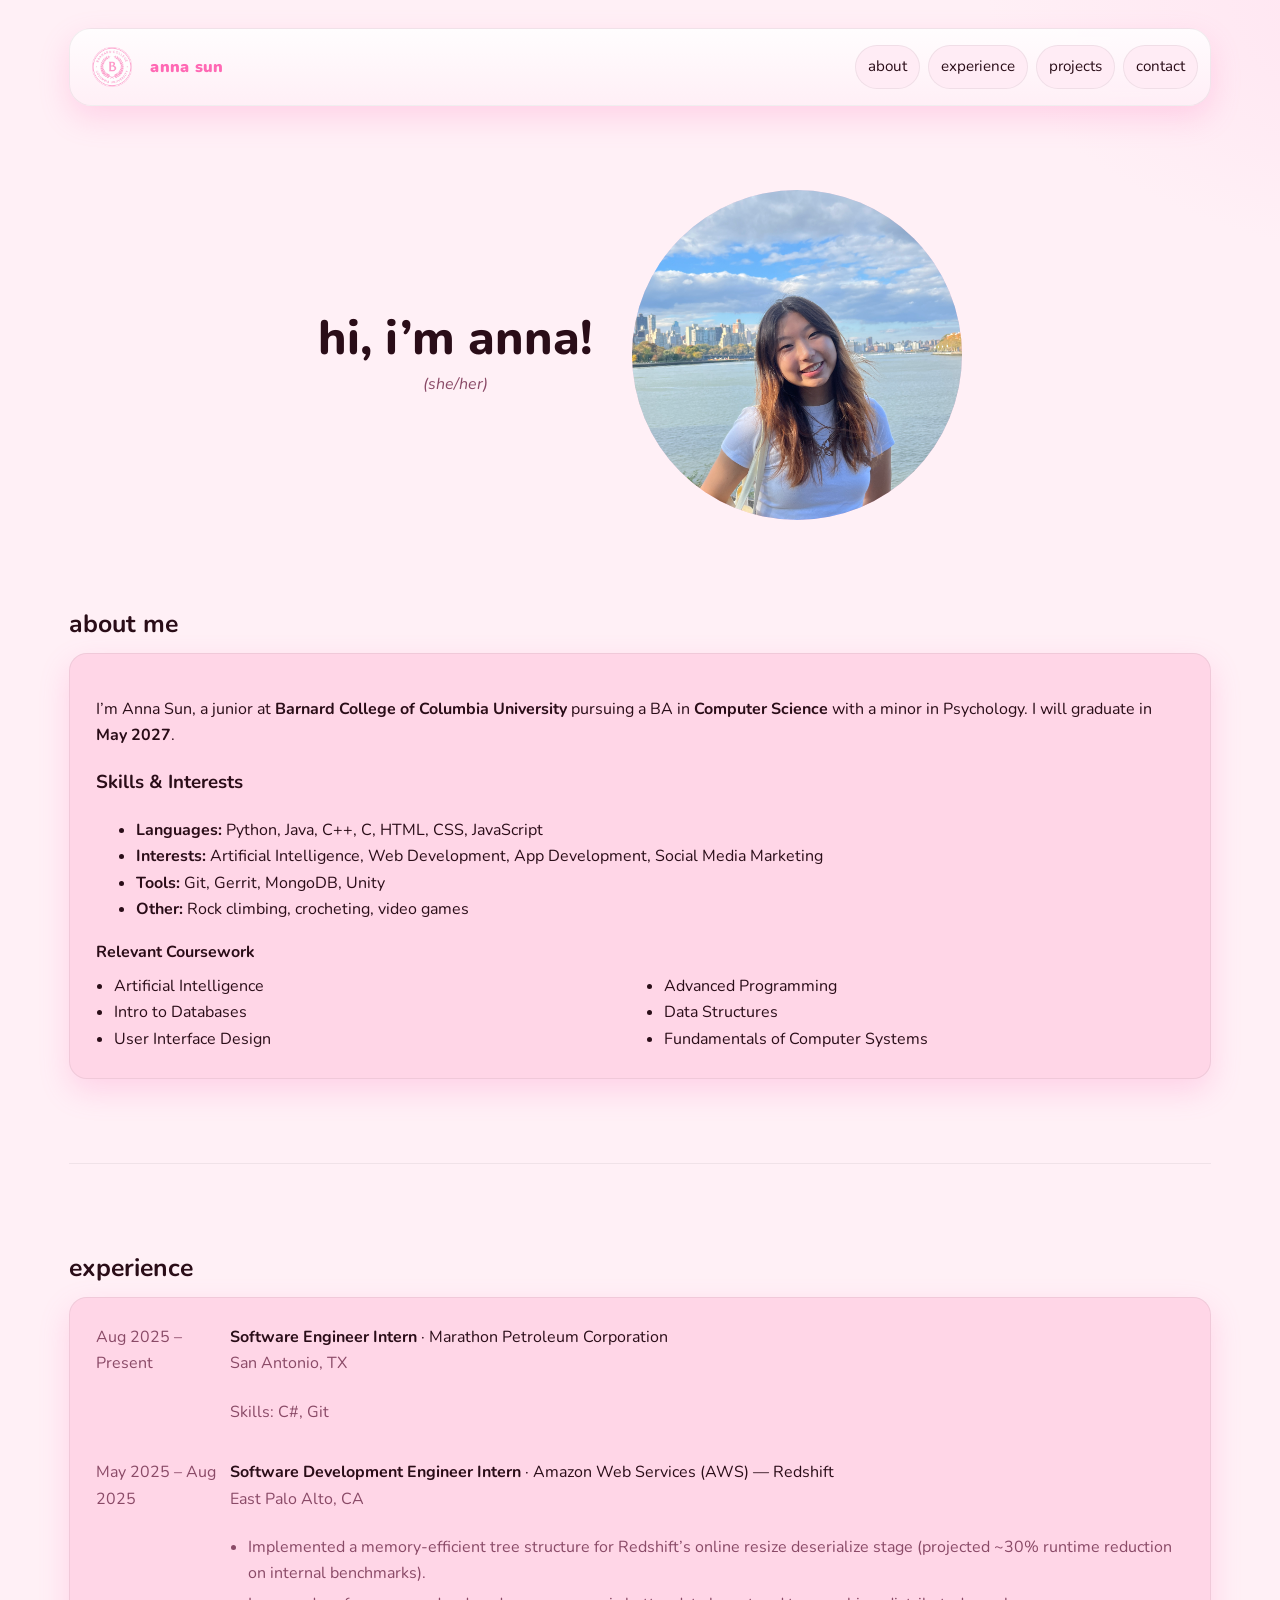
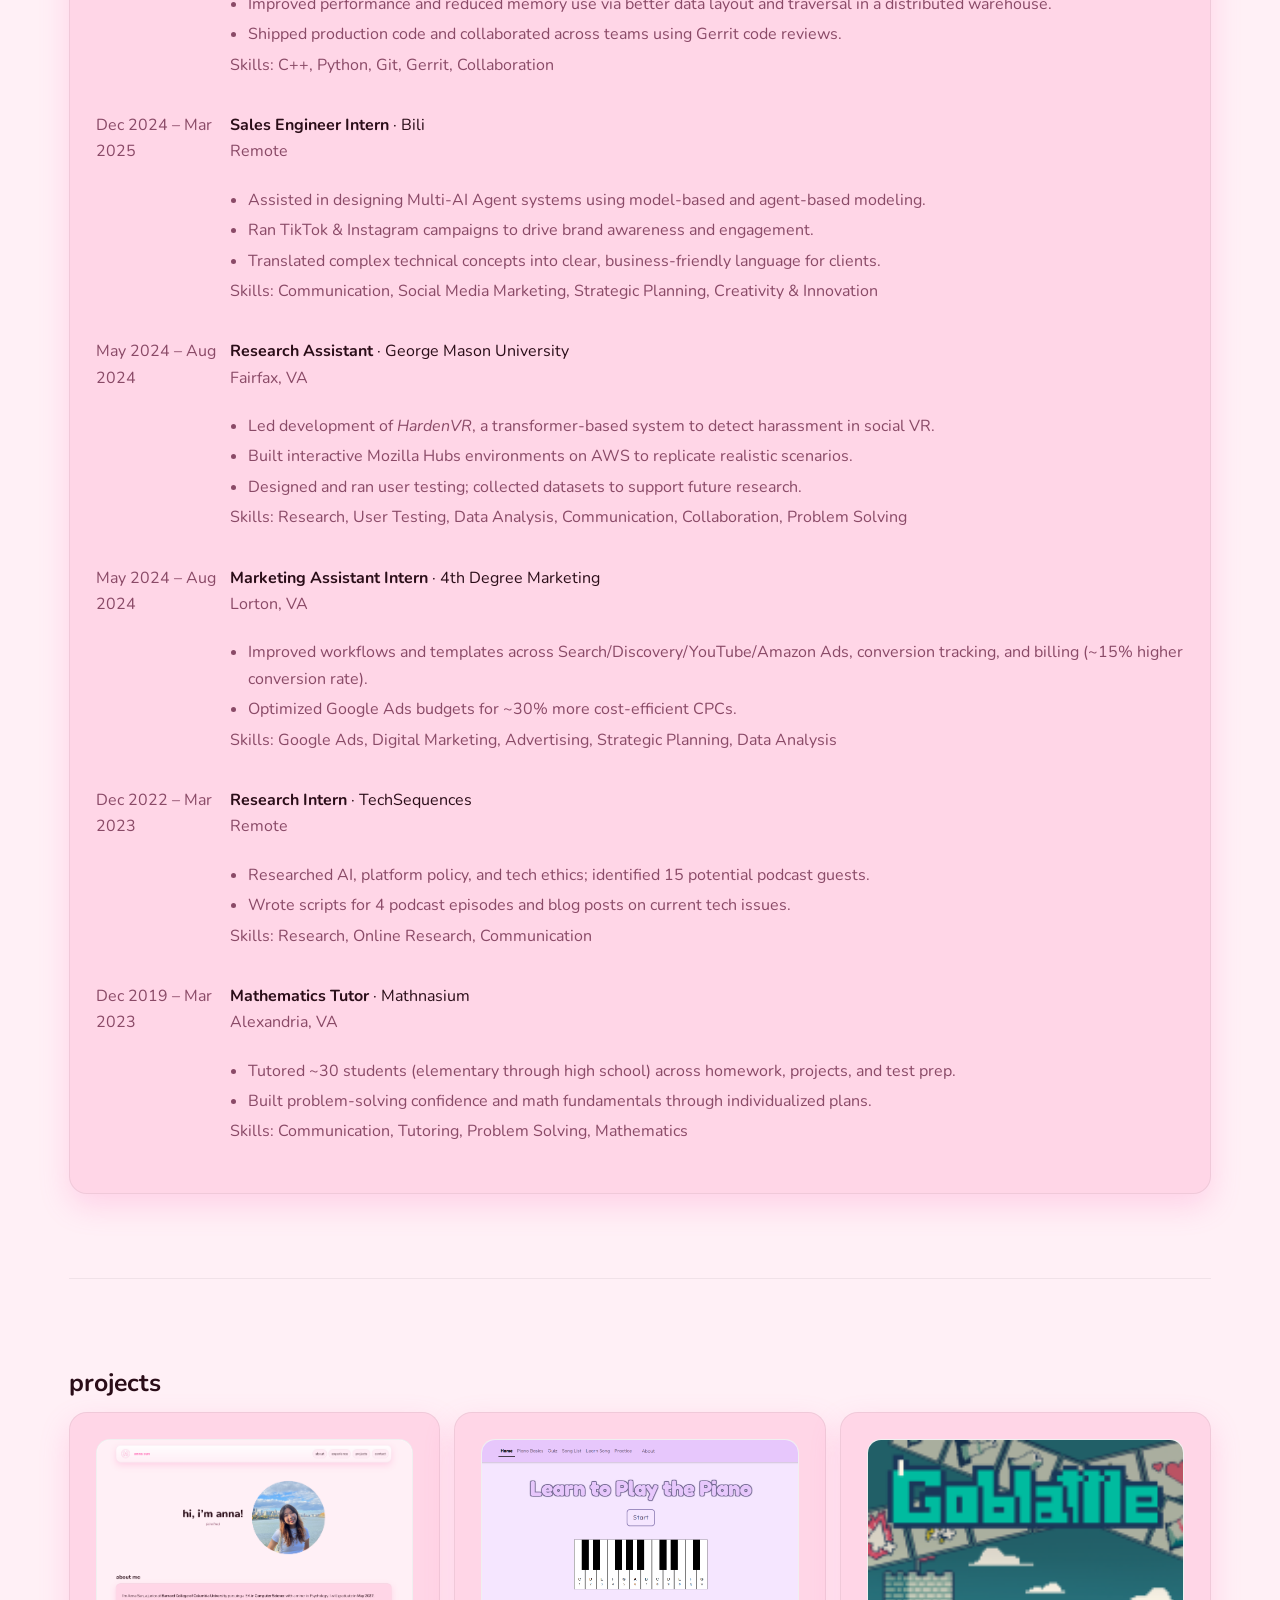
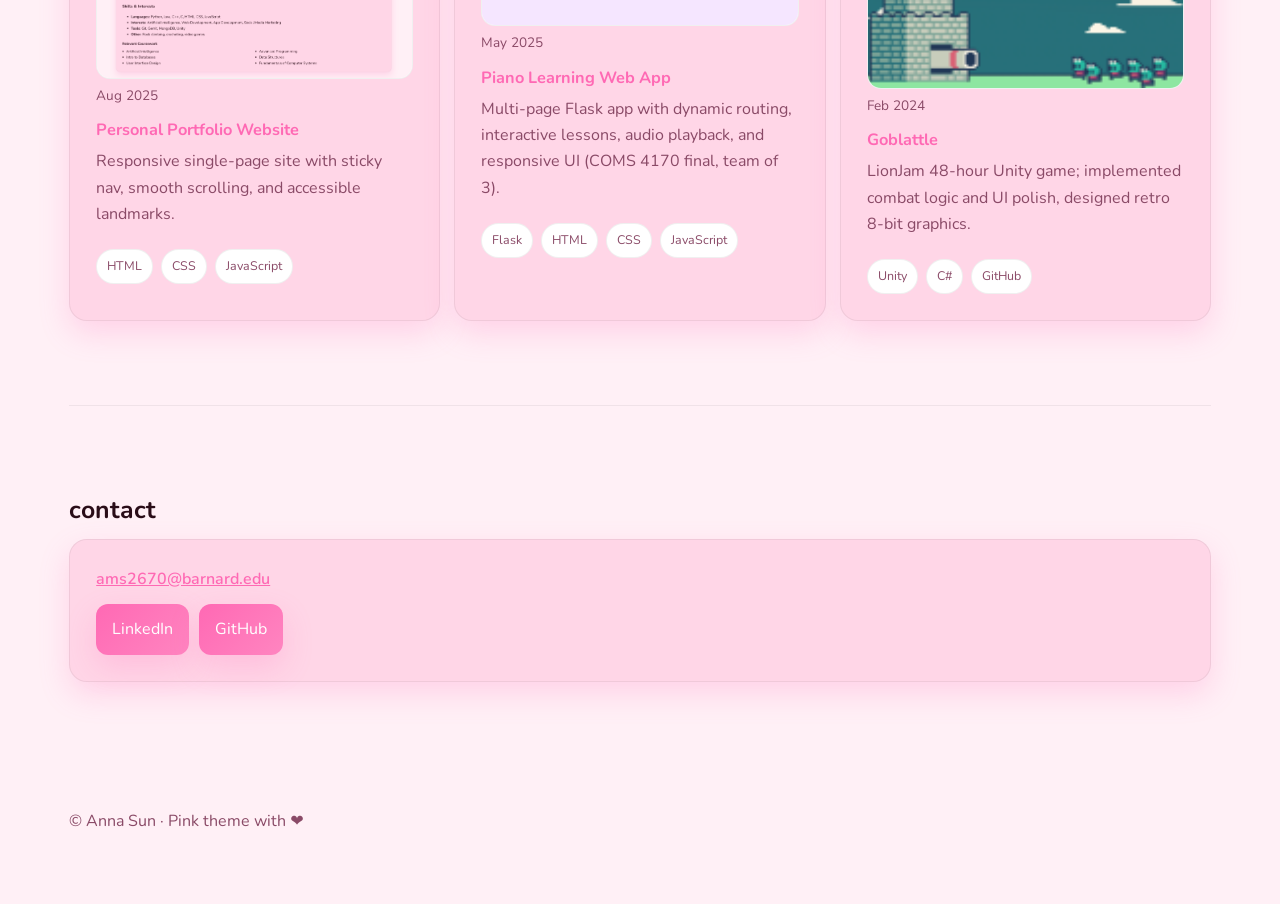
<file: index.html>
<!DOCTYPE html>
<html lang="en">
  <head>
    <meta charset="utf-8">
    <meta name="viewport" content="width=device-width, initial-scale=1">
    <meta name="description" content="Anna Sun's Portfolio – projects, experience, and contact.">
    <title>Anna Sun Portfolio</title>

    <link rel="stylesheet" href="./style.css">

    <!-- fonts -->
    <link rel="preconnect" href="https://fonts.googleapis.com">
    <link rel="preconnect" href="https://fonts.gstatic.com" crossorigin>
    <link href="https://fonts.googleapis.com/css2?family=Lato:wght@300;400;700;900&family=Nunito:wght@300;400;600;700;800;900&display=swap" rel="stylesheet">
  </head>

  <body>
    <div class="wrap">
      <nav class="nav" role="navigation" aria-label="Primary">
        <a class="brand" href="#top" title="Home">
          <img src="images/barnard.png" alt="Barnard logo" class="brand-logo">
          </span><b>anna&nbsp;sun</b></a>
        <div class="navlinks">
          <a class="chip" href="#about">about</a>
          <a class="chip" href="#experience">experience</a>
          <a class="chip" href="#projects">projects</a>
          <a class="chip" href="#contact">contact</a>
        </div>
      </nav>

      <header id="top" class="hero intro" aria-labelledby="intro-title">
        <div class="intro-text">
          <h1 id="intro-title">hi, i’m anna!</h1>
          <p class="pronouns">(she/her)</p>
        </div>
        <div class="pfp-wrap">
          <div class="pfp">
            <img src="images/me.jpeg" alt="Portrait of Anna Sun" onerror="this.style.display='none'; this.nextElementSibling.style.display='grid'">
            <div class="fallback" style="display:none">AS</div>
          </div>
        </div>
      </header>

      <!-- About -->
      <section id="about" aria-labelledby="about-h2">
        <h2 id="about-h2">about me</h2>
        <div class="card">
          <p>I’m Anna Sun, a junior at <b>Barnard College of Columbia University</b> pursuing a BA in
            <b>Computer Science</b> with a minor in Psychology. I will graduate in <b>May 2027</b>.</p>

          <h3>Skills & Interests</h3>
          <ul>
            <li><b>Languages:</b> Python, Java, C++, C, HTML, CSS, JavaScript</li>
            <li><b>Interests:</b> Artificial Intelligence, Web Development, App Development, Social Media Marketing</li>
            <li><b>Tools:</b> Git, Gerrit, MongoDB, Unity</li>
            <li><b>Other:</b> Rock climbing, crocheting, video games</li>
          </ul>

          <h3 class="rc-title">Relevant Coursework</h3>
          <ul class="rc-list">
            <li>Artificial Intelligence</li>
            <li>Intro to Databases</li>
            <li>User Interface Design</li>
            <li>Advanced Programming</li>
            <li>Data Structures</li>
            <li>Fundamentals of Computer Systems</li>
          </ul>
        </div>
      </section>

      <!-- Experience -->
      <section id="experience" aria-labelledby="exp-h2">
        <h2 id="exp-h2">experience</h2>

        <div class="card timeline">
          <!-- Marathon -->
          <div class="tl-item">
            <time>Aug 2025 – Present</time>
            <div>
              <b>Software Engineer Intern</b> · Marathon Petroleum Corporation
              <div class="muted">San Antonio, TX</div>
              <div class="muted">Skills: C#, Git</div>
            </div>
          </div>

          <!-- AWS -->
          <div class="tl-item">
            <time>May 2025 – Aug 2025</time>
            <div>
              <b>Software Development Engineer Intern</b> · Amazon Web Services (AWS) — Redshift
              <div class="muted">East Palo Alto, CA</div>
              <ul class="muted">
                <li>Implemented a memory-efficient tree structure for Redshift’s online resize deserialize stage (projected ~30% runtime reduction on internal benchmarks).</li>
                <li>Improved performance and reduced memory use via better data layout and traversal in a distributed warehouse.</li>
                <li>Shipped production code and collaborated across teams using Gerrit code reviews.</li>
              </ul>
              <div class="muted">Skills: C++, Python, Git, Gerrit, Collaboration</div>
            </div>
          </div>

          <!-- Bili -->
          <div class="tl-item">
            <time>Dec 2024 – Mar 2025</time>
            <div>
              <b>Sales Engineer Intern</b> · Bili
              <div class="muted">Remote</div>
              <ul class="muted">
                <li>Assisted in designing Multi-AI Agent systems using model-based and agent-based modeling.</li>
                <li>Ran TikTok & Instagram campaigns to drive brand awareness and engagement.</li>
                <li>Translated complex technical concepts into clear, business-friendly language for clients.</li>
              </ul>
              <div class="muted">Skills: Communication, Social Media Marketing, Strategic Planning, Creativity & Innovation</div>
            </div>
          </div>

          <!-- GMU -->
          <div class="tl-item">
            <time>May 2024 – Aug 2024</time>
            <div>
              <b>Research Assistant</b> · George Mason University
              <div class="muted">Fairfax, VA</div>
              <ul class="muted">
                <li>Led development of <i>HardenVR</i>, a transformer-based system to detect harassment in social VR.</li>
                <li>Built interactive Mozilla Hubs environments on AWS to replicate realistic scenarios.</li>
                <li>Designed and ran user testing; collected datasets to support future research.</li>
              </ul>
              <div class="muted">Skills: Research, User Testing, Data Analysis, Communication, Collaboration, Problem Solving</div>
            </div>
          </div>

          <!-- 4th Degree Marketing -->
          <div class="tl-item">
            <time>May 2024 – Aug 2024</time>
            <div>
              <b>Marketing Assistant Intern</b> · 4th Degree Marketing
              <div class="muted">Lorton, VA</div>
              <ul class="muted">
                <li>Improved workflows and templates across Search/Discovery/YouTube/Amazon Ads, conversion tracking, and billing (~15% higher conversion rate).</li>
                <li>Optimized Google Ads budgets for ~30% more cost-efficient CPCs.</li>
              </ul>
              <div class="muted">Skills: Google Ads, Digital Marketing, Advertising, Strategic Planning, Data Analysis</div>
            </div>
          </div>

          <!-- TechSequences -->
          <div class="tl-item">
            <time>Dec 2022 – Mar 2023</time>
            <div>
              <b>Research Intern</b> · TechSequences
              <div class="muted">Remote</div>
              <ul class="muted">
                <li>Researched AI, platform policy, and tech ethics; identified 15 potential podcast guests.</li>
                <li>Wrote scripts for 4 podcast episodes and blog posts on current tech issues.</li>
              </ul>
              <div class="muted">Skills: Research, Online Research, Communication</div>
            </div>
          </div>

          <!-- Mathnasium -->
          <div class="tl-item">
            <time>Dec 2019 – Mar 2023</time>
            <div>
              <b>Mathematics Tutor</b> · Mathnasium
              <div class="muted">Alexandria, VA</div>
              <ul class="muted">
                <li>Tutored ~30 students (elementary through high school) across homework, projects, and test prep.</li>
                <li>Built problem-solving confidence and math fundamentals through individualized plans.</li>
              </ul>
              <div class="muted">Skills: Communication, Tutoring, Problem Solving, Mathematics</div>
            </div>
          </div>
        </div>
      </section>

      <!-- Projects -->
      <section id="projects" aria-labelledby="projects-h2">
        <h2 id="projects-h2">projects</h2>
        <div class="grid cols-3">
          <!-- Portfolio -->
          <article class="card project">
            <div class="thumb">
              <img src="images/portfolio.png" alt="Portfolio website screenshot" loading="lazy">
            </div>
            <time class="date">Aug 2025</time>
            <h3><a href="https://annasun10.github.io" target="_blank" rel="noopener">Personal Portfolio Website</a></h3>
            <p class="muted">Responsive single-page site with sticky nav, smooth scrolling, and accessible landmarks.</p>
            <div class="tags"><span class="tag">HTML</span><span class="tag">CSS</span><span class="tag">JavaScript</span></div>
          </article>

          <!-- Piano App -->
          <article class="card project">
            <div class="thumb">
              <img src="images/piano.png" alt="Piano learning web app screenshot" loading="lazy">
            </div>
            <time class="date">May 2025</time>
            <h3><a href="https://github.com/liemma/4170project" target="_blank" rel="noopener">Piano Learning Web App</a></h3>
            <p class="muted">Multi-page Flask app with dynamic routing, interactive lessons, audio playback, and responsive UI (COMS 4170 final, team of 3).</p>
            <div class="tags"><span class="tag">Flask</span><span class="tag">HTML</span><span class="tag">CSS</span><span class="tag">JavaScript</span></div>
          </article>

          <!-- Goblattle -->
          <article class="card project">
            <div class="thumb">
              <img src="images/goblattle.png" alt="Goblattle game screenshot" loading="lazy">
            </div>
            <time class="date">Feb 2024</time>
            <h3><a href="https://geryon-games.itch.io/goblattle" target="_blank" rel="noopener">Goblattle</a></h3>
            <p class="muted">LionJam 48-hour Unity game; implemented combat logic and UI polish, designed retro 8-bit graphics.</p>
            <div class="tags"><span class="tag">Unity</span><span class="tag">C#</span><span class="tag">GitHub</span></div>
          </article>
        </div>
      </section>

      <!-- Contact -->
      <section id="contact" aria-labelledby="contact-h2">
        <h2 id="contact-h2">contact</h2>
        <div class="card">
          <div class="cta" style="flex-direction: column; align-items: flex-start; gap: 12px;">
            <a class="email-text" href="mailto:ams2670@barnard.edu">ams2670@barnard.edu</a>
            <div style="display: flex; gap: 10px; flex-wrap: wrap;">
              <a class="btn primary" href="https://www.linkedin.com/in/anna-sun10" target="_blank" rel="noopener">LinkedIn</a>
              <a class="btn primary" href="https://github.com/annasun10" target="_blank" rel="noopener">GitHub</a>
            </div>
          </div>
        </div>
      </section>

      <footer>
        <div class="wrap" style="padding:0">© <span id="y"></span> Anna Sun · Pink theme with ❤</div>
      </footer>
    </div>

    <script src="./script.js" defer></script>
  </body>
</html>
</file>
<file: style.css>
:root {
    --bg: #fff0f6;
    --bg-2: #ffe6f1;
    --panel: #ffd6e7;
    --chip: #ffecf5;
    --ink: #2a0d18;
    --muted: #8a4a67;
    --brand: #ff69b4;
    --brand-2: #ff85c0;
    --ring: 0 0 0 3px rgba(255, 105, 180, 0.25);
    --radius: 18px;
    --shadow: 0 12px 30px rgba(255, 105, 180, 0.22);
    --wrap-max: 1280px;
    --nav-h: 64px;
    /* --nav-offset: 5px; */
    --anchor-gap: 20px; 
}

/* ===== Base ===== */
* {
    box-sizing: border-box;
}

html {
    scroll-behavior: smooth;
}

body {
    margin: 0;
    font-family: Nunito, Lato, system-ui, -apple-system, Segoe UI, Roboto, Helvetica, Arial, sans-serif;
    color: var(--ink);
    line-height: 1.65;
    background:
        radial-gradient(1200px 600px at 20% -10%, var(--bg-2), transparent 60%),
        radial-gradient(1000px 500px at 120% 0%, #ffe0ef, transparent 55%),
        var(--bg);
}

a {
    color: var(--brand);
    text-decoration: none;
}

a:hover {
    opacity: 0.9;
}

/* a11y niceties */
@media (prefers-reduced-motion: reduce) {
    html {
        scroll-behavior: auto;
    }
    * {
        animation: none !important;
        transition: none !important;
    }
}

:focus-visible {
    outline: 2px solid var(--brand);
    outline-offset: 2px;
    box-shadow: none;
}

/* ===== Layout ===== */
.wrap {
    max-width: clamp(1000px, 92vw, var(--wrap-max));
    margin: 0 auto;
    padding: 28px 18px;
}

section {
    padding: 84px 0;
    border-top: 1px solid rgba(0, 0, 0, 0.06);
}

section:first-of-type {
    border-top: none;
}

/* ===== Navbar ===== */
.nav {
    --nav-h: 64px;
    position: sticky;
    top: 16px;
    z-index: 10;
    display: flex;
    align-items: center;
    gap: 10px;
    padding: 10px 12px;
    border: 1px solid rgba(0, 0, 0, 0.06);
    border-radius: 22px;
    background: linear-gradient(180deg, rgba(255, 255, 255, 0.85), rgba(255, 239, 246, 0.85));
    box-shadow: var(--shadow);
    backdrop-filter: saturate(1.2) blur(8px);
}

.brand {
    display: flex;
    align-items: center;
    gap: 10px;
    padding: 8px 10px;
    border-radius: 12px;
}

.brand-logo {
    height: 40px; 
    width: auto;
    display: inline-block;
    vertical-align: middle;
    margin-right: 8px; 
}

.brand b {
    font-weight: 900;
    letter-spacing: 0.3px;
}

.navlinks {
    display: flex;
    align-items: center;
    gap: 8px;
    flex-wrap: wrap;
    margin-left: auto;
}

.chip {
    font-size: 0.95rem;
    color: var(--ink);
    padding: 8px 12px;
    border: 1px solid rgba(0, 0, 0, 0.06);
    border-radius: 999px;
    background: var(--chip);
    transition: transform 0.12s ease;
}

.chip:hover {
    transform: translateY(-1px);
}

.chip.active {
    background: linear-gradient(135deg, rgba(255, 105, 180, 0.18), rgba(255, 133, 192, 0.18));
    border-color: transparent;
}

/* ===== Cards / common ===== */
.card {
    padding: 26px;
    border: 1px solid rgba(0, 0, 0, 0.06);
    border-radius: var(--radius);
    background: var(--panel);
    box-shadow: var(--shadow);
}

h1 {
    margin: 12px 0 10px;
    font-size: clamp(2rem, 4.6vw, 3.1rem);
    line-height: 1.08;
}

h2 {
    margin: 0 0 8px;
    font-size: 1.55rem;
}

.muted {
    margin: 0 0 22px;
    color: var(--muted);
}

.pill {
    display: inline-flex;
    align-items: center;
    gap: 8px;
    padding: 8px 12px;
    font-size: 0.92rem;
    color: var(--muted);
    border: 1px solid rgba(0, 0, 0, 0.06);
    border-radius: 999px;
    background: #fff;
}

.cta {
    display: flex;
    gap: 10px;
    flex-wrap: wrap;
    position: relative;
    z-index: 0;
}

.btn {
    display: inline-flex;
    align-items: center;
    gap: 10px;
    padding: 12px 16px;
    color: var(--ink);
    border: 1px solid rgba(0, 0, 0, 0.08);
    border-radius: 12px;
    background: #fff;
    box-shadow: var(--shadow);
    position: relative;
    z-index: 1;
    pointer-events: auto;
}

.btn.primary {
    color: #fff;
    border: none;
    background: linear-gradient(135deg, var(--brand), var(--brand-2));
}

.btn:focus {
    outline: none;
    box-shadow: var(--ring);
}

/* ===== Intro hero (hi, i'm anna + pronouns + photo side by side) ===== */
.hero.intro {
    display: flex;
    flex-direction: row;             /* side by side */
    align-items: center;             /* vertical center */
    justify-content: center;
    gap: 40px;                       /* space between text and photo */
    padding-top: calc(var(--nav-h) + var(--anchor-gap));
    text-align: left;                /* text left aligned */
}

.intro-text {
    max-width: 480px;
    text-align: center;
}

.intro-text h1 {
    margin: 0 0 6px;
    font-size: clamp(2rem, 5vw, 3rem);
    font-weight: 800;
}

.intro-text .pronouns {
    margin: 0;
    color: var(--muted);
    font-size: 1rem;
    font-style: italic;
}

/* Profile photo */
.pfp {
    --ring: 5px;
    --zoom: 1.25;
    width: 330px;
    aspect-ratio: 1/1;
    padding: var(--ring);
    border-radius: 50%;
    background: linear-gradient(135deg, #ffd6e7, #ffc1dc);
    overflow: hidden;
}

.pfp img {
    width: 100%;
    height: 100%;
    object-fit: cover;
    display: block;
    border-radius: 50%;
    transform: scale(var(--zoom));
}

.pfp-wrap {
    justify-self: center;
    align-self: center;
}

.pfp .fallback {
    font-size: 56px;
    font-weight: 900;
    color: #ff5fa8;
}

/* ===== Grids ===== */
.grid {
    display: grid;
    gap: 14px;
}

.grid.cols-3 {
    grid-template-columns: repeat(3, minmax(0, 1fr));
}

.grid.cols-2 {
    grid-template-columns: repeat(2, minmax(0, 1fr));
}

/* ===== Projects ===== */
.project {
    position: relative;
    overflow: hidden;
}

.project .thumb {
    /* height: 150px; */
    display: flex;
    align-items: center;
    justify-content: center;
    /* font-weight: 800; */
    /* color: #b2487a; */
    border: 1px solid rgba(0, 0, 0, 0.06);
    border-radius: 14px;
    background: #fff;
    overflow: hidden;
    /* aspect-ratio: 16 / 9;   */
}

.project .thumb img {
    width: 100%;
    height: 100%;
    object-fit: cover;
    display: block;
    object-position: center;
    margin: auto;
}

.project h3 {
    margin: 10px 0 4px;
    font-size: 1.02rem;
}

.project .tags {
    display: flex;
    gap: 8px;
    flex-wrap: wrap;
}

.tag {
    font-size: 0.78rem;
    color: var(--muted);
    padding: 6px 10px;
    border: 1px solid rgba(0, 0, 0, 0.06);
    border-radius: 999px;
    background: #fff;
}

.project .date {
    display: block;
    margin: 6px 0 4px;
    font-size: 0.85rem;
    color: var(--muted);
}

/* ===== Timeline (Experience) ===== */
.timeline {
    display: grid;
    gap: 12px;
}

.tl-item {
    display: grid;
    grid-template-columns: 120px 1fr;
    gap: 14px;
    align-items: flex-start;
}

.tl-item time {
    color: var(--muted);
}

.timeline ul {
    margin: 8px 0 0 18px;
    padding: 0;
}

.timeline li {
    margin: 4px 0;
}

/* ===== About extras ===== */
#about h2 {
    text-transform: lowercase;
}

.about-facts {
    display: flex;
    gap: 18px;
    flex-wrap: wrap;
    padding-left: 0;
    margin: 12px 0 0;
    list-style: none;
    color: var(--muted);
    font-size: 0.98rem;
}

.rc-title {
    margin: 16px 0 8px;
    font-size: 1rem;
    font-weight: 700;
}

.rc-list {
    margin: 0;
    padding-left: 18px;
    columns: 2;
    column-gap: 30px;
}

@media (max-width: 640px) {
    .rc-list {
        columns: 1;
    }
}

/* ===== Footer ===== */
footer {
    padding: 42px 0;
    color: var(--muted);
}

/* ===== Responsive ===== */
@media (max-width: 900px) {
    .hero.intro {
        flex-direction: column;
        text-align: center;
    }

    .pfp {
        width: 230px;
        height: 230px;
        border-radius: 50%;
        background: linear-gradient(135deg, rgba(255, 105, 180, 0.18), rgba(255, 133, 192, 0.22));
        display: grid;
        place-items: center;
        border: 1px solid rgba(0, 0, 0, 0.06);
    }

    .chip {
        padding: 10px 14px;
    }

    .cta .btn {
        padding: 12px 18px;
    }

    .grid.cols-3 {
        grid-template-columns: 1fr 1fr;
    }

    .tl-item {
        grid-template-columns: 100px 1fr;
    }
}

@media (max-width: 640px) {
    .grid.cols-3,
    .grid.cols-2 {
        grid-template-columns: 1fr;
    }

    .nav {
        border-radius: 16px;
    }
}

/* Make anchor jumps clear the sticky nav */
:target {
    scroll-margin-top: calc(var(--nav-h) + var(--anchor-gap));
}

#top {
    scroll-margin-top: calc(var(--nav-h) + var(--anchor-gap));
}

/* Contact email text */
.email-text {
    font-weight: 600;
    color: var(--brand);
    text-decoration: underline;
    text-align: left;
}

.email-text:hover {
    opacity: 0.8;
}
</file>
